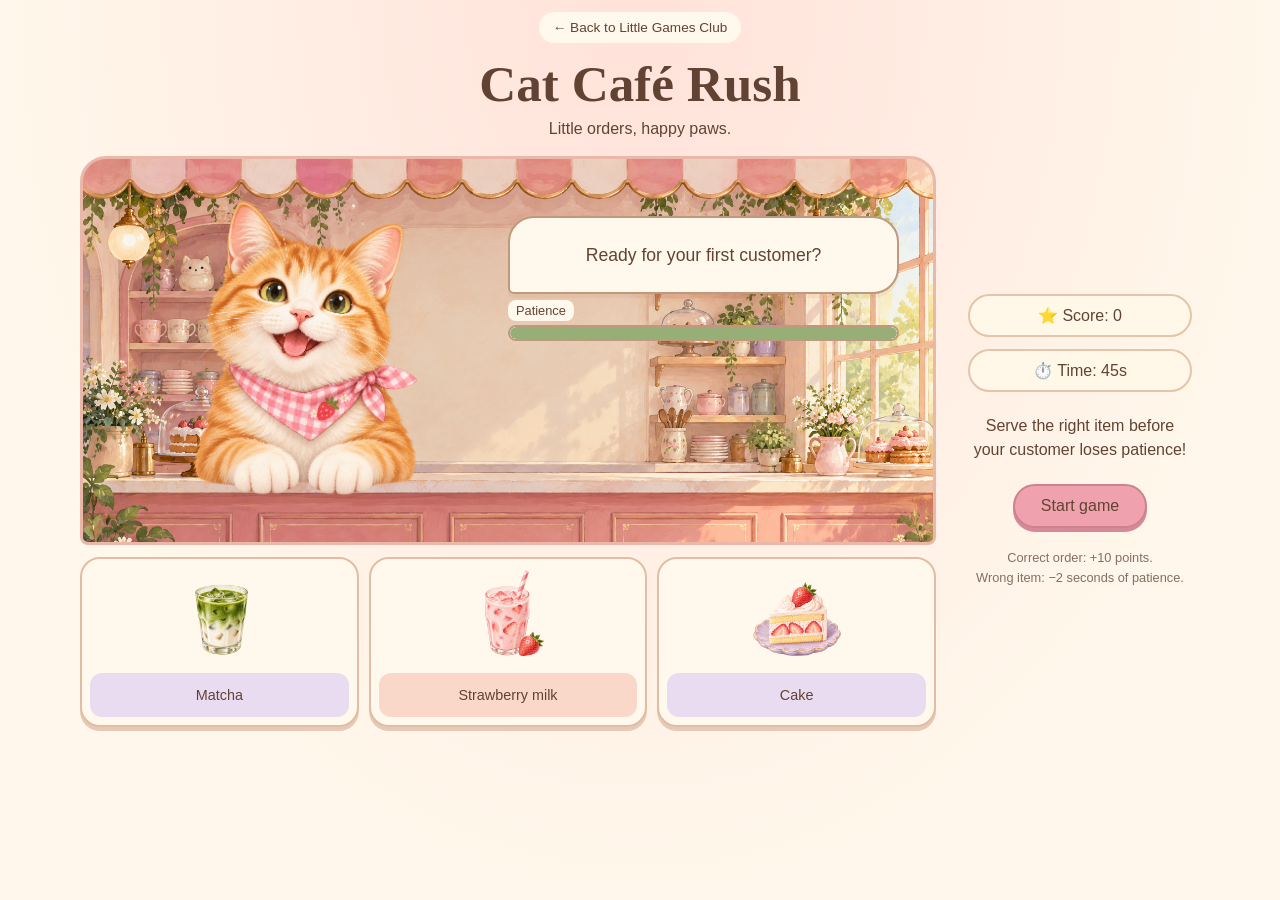
<file: games/cat-cafe-rush/index.html>
<!DOCTYPE html>
<html lang="en">
<head>
  <meta charset="UTF-8">
  <meta name="viewport" content="width=device-width, initial-scale=1.0">

  <title>Cat Café Rush</title>

  <link rel="stylesheet" href="styles.css">
  <script src="script.js" defer></script>
</head>

<body>
  <a class="back-link" href="../../index.html#games">
    ← Back to Little Games Club
  </a>

  <main class="game">
    <header class="game-header">
      <h1>Cat Café Rush</h1>
      <p>Little orders, happy paws.</p>
    </header>

    <div class="game-layout">
      <div class="play-area">
        <section class="cafe" aria-label="Café counter">
          <div id="cafe-popup" role="status" hidden></div>

          <div
            id="customer"
            class="customer"
            aria-hidden="true"
          ></div>

          <div class="order-panel">
            <div class="order-bubble">
              <span
                id="order-picture"
                class="menu-picture"
                aria-hidden="true"
              ></span>

              <p id="order-text">Ready for your first customer?</p>
            </div>

            <label for="patience">Patience</label>
            <progress id="patience" max="100" value="100"></progress>
          </div>
        </section>

        <section class="menu" aria-label="Choose an item to serve">
          <button class="menu-item" data-item="matcha" disabled>
            <span
              class="menu-picture matcha-picture"
              aria-hidden="true"
            ></span>
            <span>Matcha</span>
          </button>

          <button
            class="menu-item"
            data-item="strawberry-milk"
            disabled
          >
            <span
              class="menu-picture strawberry-picture"
              aria-hidden="true"
            ></span>
            <span>Strawberry milk</span>
          </button>

          <button class="menu-item" data-item="cake" disabled>
            <span
              class="menu-picture cake-picture"
              aria-hidden="true"
            ></span>
            <span>Cake</span>
          </button>
        </section>
      </div>

      <aside class="game-sidebar" aria-label="Game status and controls">
        <section class="scoreboard" aria-label="Game statistics">
          <p>⭐ Score: <span id="score">0</span></p>
          <p>⏱️ Time: <span id="time">45</span>s</p>
        </section>

        <p id="game-message" role="status">
          Serve the right item before your customer loses patience!
        </p>

        <div class="game-controls">
          <button id="start-button">Start game</button>
          <button id="restart-button" hidden>Restart round</button>
        </div>

        <p class="game-hint">
          Correct order: +10 points.<br>
          Wrong item: −2 seconds of patience.
        </p>
      </aside>
    </div>
  </main>
</body>
</html>
</file>
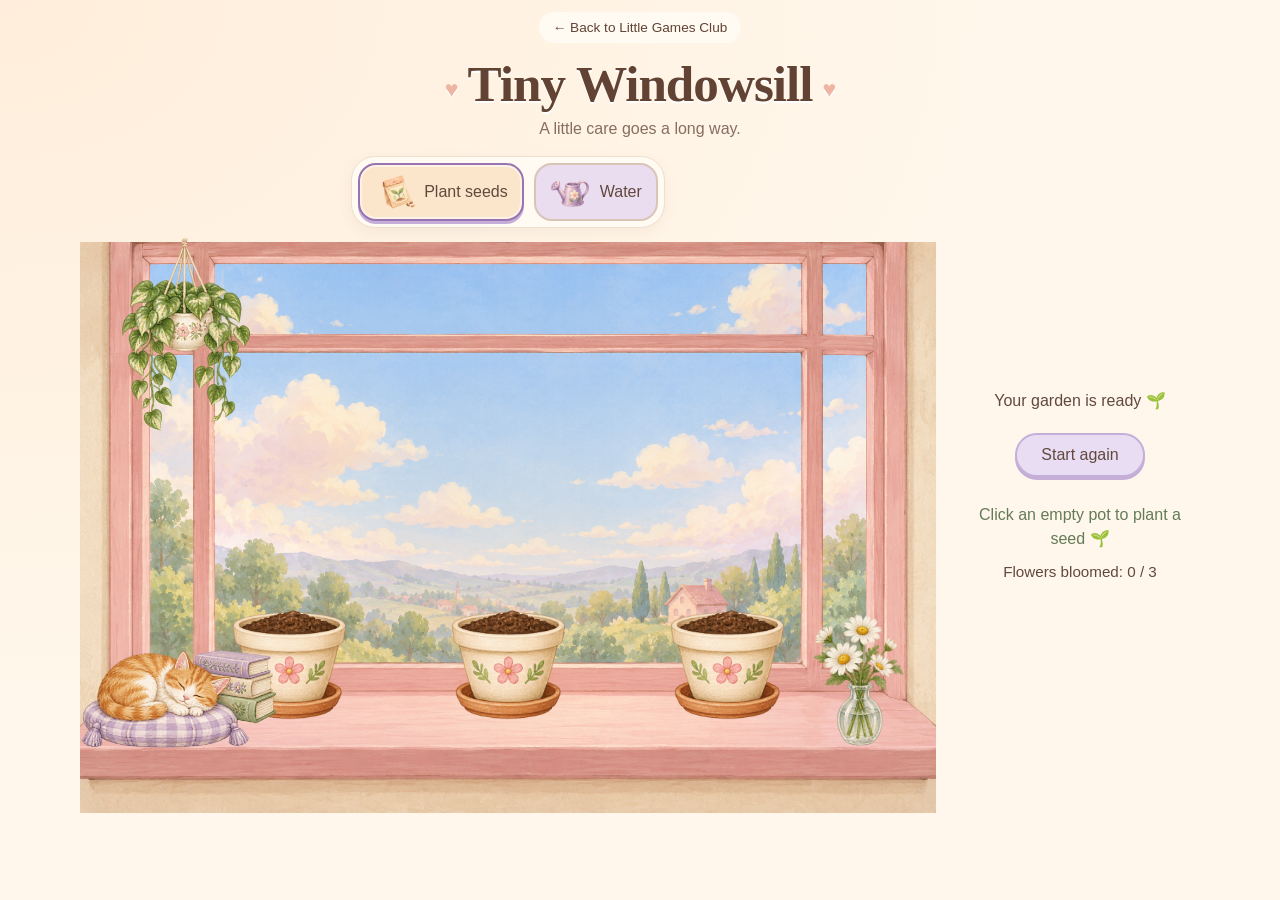
<file: games/tiny-windowsill/index.html>
<!DOCTYPE html>
<html lang="en">
<head>
  <meta charset="UTF-8">
  <meta name="viewport" content="width=device-width, initial-scale=1.0">

  <title>Tiny Windowsill</title>

  <link rel="stylesheet" href="style.css">
  <script src="script.js" defer></script>
</head>

<body>
  <a class="back-link" href="../../index.html#games">
    ← Back to Little Games Club
  </a>

  <main>
    <header class="game-header">
      <h1>Tiny Windowsill</h1>
      <p>A little care goes a long way.</p>
    </header>

    <div class="game-layout">
      <section class="garden-panel" aria-label="Your windowsill">
        <div id="tools" role="group" aria-label="Garden tools">
          <button id="seed-tool" aria-pressed="true">
            <span
              class="tool-picture seed-picture"
              aria-hidden="true"
            ></span>
            <span>Plant seeds</span>
          </button>

          <button id="water-tool" aria-pressed="false">
            <span
              class="tool-picture water-picture"
              aria-hidden="true"
            ></span>
            <span>Water</span>
          </button>
        </div>

        <div id="garden">
          <span
            class="decoration hanging-plant"
            aria-hidden="true"
          ></span>

          <button class="plant-pot">🪴</button>
          <button class="plant-pot">🪴</button>
          <button class="plant-pot">🪴</button>

          <span
            class="decoration sleepy-cat"
            aria-hidden="true"
          ></span>

          <span
            class="decoration daisy-vase"
            aria-hidden="true"
          ></span>
        </div>
      </section>

      <aside class="garden-status" aria-label="Garden progress">
        <p id="water-count">Your garden is ready 🌱</p>

        <button id="reset-button">Start again</button>

        <p id="game-message" role="status">
          Click an empty pot to plant a seed 🌱
        </p>

        <p id="garden-progress">Flowers bloomed: 0 / 3</p>
      </aside>
    </div>
  </main>
</body>
</html>
</file>
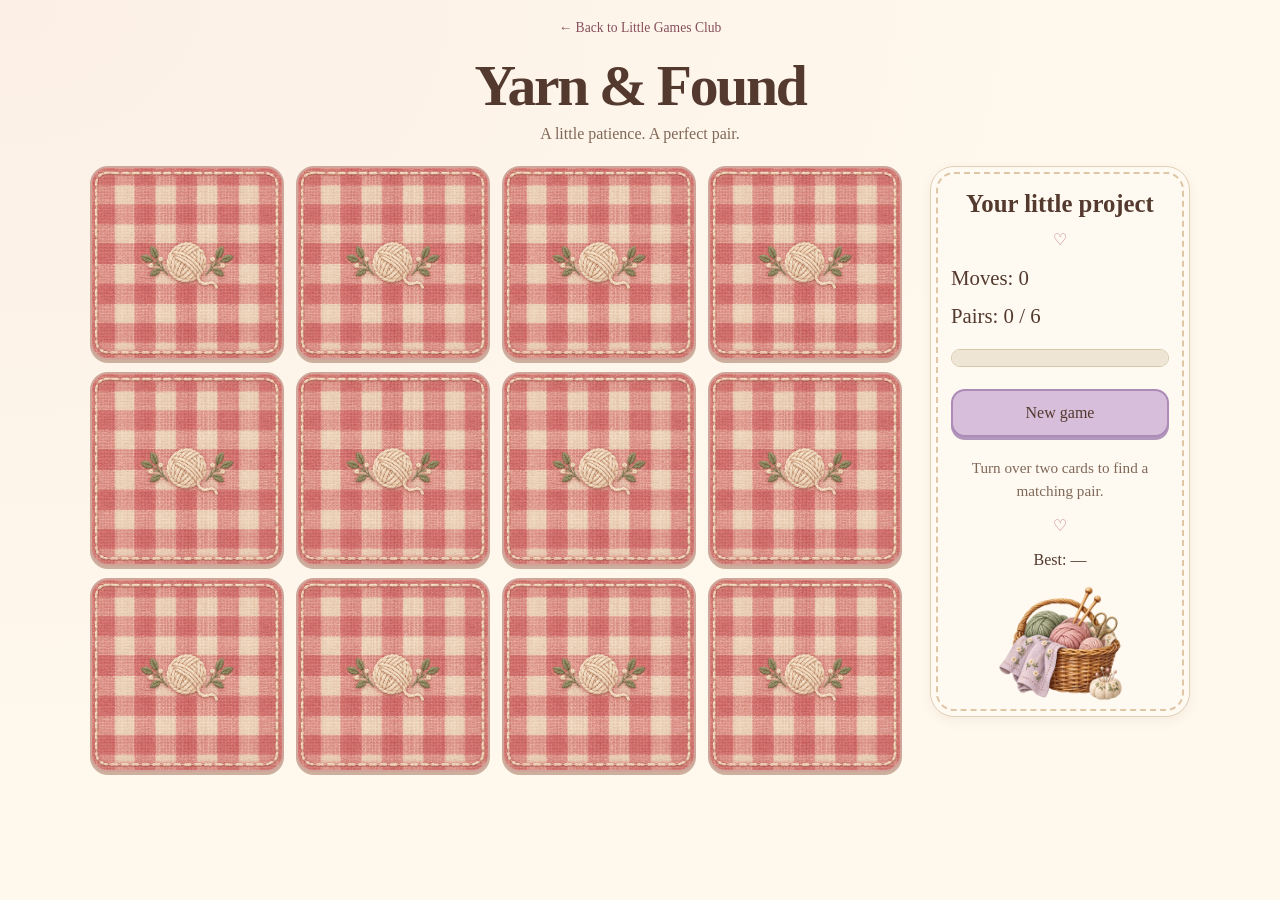
<file: games/yarn-and-found/index.html>
<!DOCTYPE html>
<html lang="en">
<head>
  <meta charset="UTF-8">
  <meta name="viewport" content="width=device-width, initial-scale=1.0">

  <meta
    name="description"
    content="A cosy craft-themed memory game. Find six matching pairs in as few moves as possible."
  >

  <title>Yarn &amp; Found — Little Games Club</title>

  <link rel="stylesheet" href="styles.css">
  <script src="script.js" defer></script>
</head>

<body>
  <a class="back-link" href="../../index.html#games">
    ← Back to Little Games Club
  </a>

  <main class="game">
    <header class="game-header">
      <h1>Yarn &amp; Found</h1>
      <p>A little patience. A perfect pair.</p>
    </header>

    <div class="game-layout">
      <section
        class="board-panel"
        aria-labelledby="board-heading"
      >
        <h2 id="board-heading" class="visually-hidden">
          Memory cards
        </h2>

        <div id="card-grid" class="card-grid"></div>
      </section>

      <aside
        class="game-sidebar"
        aria-labelledby="project-heading"
      >
        <h2 id="project-heading">Your little project</h2>

        <span class="stitched-divider" aria-hidden="true">♡</span>

        <div class="statistics">
          <p>Moves: <span id="moves">0</span></p>
          <p>Pairs: <span id="pairs">0</span> / 6</p>
        </div>

        <label class="visually-hidden" for="pair-progress">
          Matching pairs found
        </label>

        <progress
          id="pair-progress"
          max="6"
          value="0"
        ></progress>

        <button id="new-game-button" type="button">
          New game
        </button>

        <p id="game-message" role="status">
          Turn over two cards to find a matching pair.
        </p>

        <span class="stitched-divider" aria-hidden="true">♡</span>

        <p class="best-score">
          Best: <span id="best-score">—</span>
        </p>

        <img
          class="craft-basket"
          src="images/craft-basket.png"
          alt=""
        >
      </aside>
    </div>
  </main>
</body>
</html>
</file>
<file: games/cat-cafe-rush/styles.css>
* {
  box-sizing: border-box;
}

/* Ensure hidden controls and popups stay hidden. */
[hidden] {
  display: none !important;
}

body {
  margin: 0;
  min-height: 100svh;
  padding: 12px 16px 24px;

  font-family: "Trebuchet MS", sans-serif;
  color: #624333;

  background: radial-gradient(
    ellipse at top,
    #ffe2da,
    #fff7eb 70%
  );
}

button {
  font: inherit;
  color: inherit;
  cursor: pointer;
  touch-action: manipulation;
}

button:disabled {
  cursor: default;
}

button:focus-visible,
.back-link:focus-visible {
  outline: 3px solid #82649c;
  outline-offset: 4px;
}

/* Portfolio navigation */
.back-link {
  display: block;
  width: fit-content;
  margin: 0 auto 12px;
  padding: 8px 14px;

  border-radius: 999px;
  background: #fff8ed;
  color: #624333;

  font-size: 0.85rem;
  text-decoration: none;
}

.back-link:hover {
  text-decoration: underline;
}

/* Heading */
.game {
  width: 100%;
  max-width: 1120px;
  margin: 0 auto;
}

.game-header {
  margin-bottom: 18px;
  text-align: center;
}

h1 {
  margin: 0 0 6px;

  font-family: "Chalkboard SE", "Comic Sans MS", cursive;
  font-size: clamp(2rem, 4vw, 3.2rem);
  line-height: 1.15;
}

.game-header p {
  margin: 0;
}

/* Desktop layout */
.game-layout {
  display: grid;
  grid-template-columns: minmax(0, 1fr) 240px;
  align-items: center;
  gap: 24px;
  margin: 0 auto;
}

.play-area {
  min-width: 0;
}

/* Café scenery */
.cafe {
  position: relative;
  width: 100%;
  aspect-ratio: 11 / 5;
  overflow: hidden;

  border: 3px solid #eab7a9;
  border-radius: 26px 26px 8px 8px;

  background-image: url("images/cafe-background.png");
  background-size: 100% auto;
  background-position: center top;
  background-repeat: no-repeat;
  background-color: #f5d6c6;
}

.customer {
  position: absolute;
  left: 8%;
  bottom: 10%;
  width: 36%;
  height: 80%;

  background-image: url("images/cat-customer.png");
  background-size: contain;
  background-position: center bottom;
  background-repeat: no-repeat;

  opacity: 1;
  transition: opacity 300ms ease, transform 300ms ease;
}

.customer.leaving {
  opacity: 0;
  transform: translateY(12px);
}

/* Customer order and patience */
.order-panel {
  position: absolute;
  top: 15%;
  right: 4%;
  width: 46%;
  text-align: left;
}

.order-bubble {
  display: flex;
  align-items: center;
  justify-content: center;
  gap: 8px;

  min-height: 78px;
  padding: 12px;

  border: 2px solid #bf987d;
  border-radius: 26px 26px 26px 6px;
  background: #fff9ed;
  box-shadow: 0 4px 0 #a46c4914;
}

#order-text {
  margin: 0;
  font-size: clamp(0.85rem, 1.5vw, 1.1rem);
  line-height: 1.4;
}

.order-panel label {
  display: block;
  width: fit-content;
  margin: 6px 0 4px;
  padding: 3px 8px;

  border-radius: 8px;
  background: #fff9ed;
  font-size: 0.8rem;
}

#patience {
  display: block;
  width: 100%;
  height: 16px;
  overflow: hidden;
  appearance: none;

  border: 2px solid #bf987d;
  border-radius: 999px;
  background: #fff5e4;
}

#patience::-webkit-progress-bar {
  background: #fff5e4;
}

#patience::-webkit-progress-value {
  border-radius: 999px;
  background: #98ae77;
}

#patience::-moz-progress-bar {
  border-radius: 999px;
  background: #98ae77;
}

#patience.missed,
#patience.missed::-webkit-progress-bar {
  background: #f2afbd;
}

#patience.missed::-webkit-progress-value {
  background: #df829a;
}

#patience.missed::-moz-progress-bar {
  background: #df829a;
}

/* Café feedback popup */
#cafe-popup {
  position: absolute;
  top: 8px;
  left: 50%;
  z-index: 5;
  transform: translateX(-50%);

  width: max-content;
  max-width: 92%;
  padding: 9px 14px;

  border: 2px solid #d89ca9;
  border-radius: 16px;
  background: #fff5ed;
  color: #754655;
  box-shadow: 0 4px 12px #62433322;

  font-size: 0.85rem;
  font-weight: bold;
  text-align: center;
  pointer-events: none;
}

/* Menu cards */
.menu {
  display: grid;
  grid-template-columns: repeat(3, minmax(0, 1fr));
  gap: 10px;
  margin-top: 12px;
}

.menu-item {
  display: flex;
  flex-direction: column;
  align-items: center;
  justify-content: space-between;
  gap: 6px;

  min-width: 0;
  padding: 8px;

  border: 2px solid #e3bda3;
  border-radius: 20px;
  background: #fff9ed;
  box-shadow: 0 4px 0 #e6c9b6;

  transition: transform 150ms ease;
}

.menu-item:hover:not(:disabled) {
  transform: translateY(-4px);
}

.menu-item > span:last-child {
  display: grid;
  place-items: center;

  width: 100%;
  min-height: 44px;
  padding: 6px 4px;

  border-radius: 12px;
  background: #e9dcf0;
  font-size: 0.9rem;
}

.menu-item:nth-child(2) > span:last-child {
  background: #f9d8ca;
}

/* Food sprite sheet */
.menu-picture {
  display: block;
  width: 100%;
  aspect-ratio: 1;

  background-image: url("images/menu-items.png");
  background-size: 300% 100%;
  background-repeat: no-repeat;
}

.menu-item > .menu-picture {
  max-width: 100px;
}

.matcha-picture,
.menu-picture[data-item="matcha"] {
  background-position: 0% 0%;
}

.strawberry-picture,
.menu-picture[data-item="strawberry-milk"] {
  background-position: 50% 0%;
}

.cake-picture,
.menu-picture[data-item="cake"] {
  background-position: 100% 0%;
}

#order-picture {
  flex-shrink: 0;
  width: 52px;
}

#order-picture:not([data-item]) {
  display: none;
}

/* Right-hand sidebar */
.game-sidebar {
  min-width: 0;
  padding: 16px 8px;
  text-align: center;
}

.scoreboard {
  display: grid;
  gap: 12px;
}

.scoreboard p {
  margin: 0;
  padding: 10px 14px;

  border: 2px solid #e5c4aa;
  border-radius: 999px;
  background: #fff8e9;
}

#game-message {
  margin: 22px 0;
  line-height: 1.5;
  overflow-wrap: anywhere;
}

.game-controls button {
  min-height: 44px;
  padding: 11px 26px;
  border-radius: 999px;
}

#start-button {
  border: 2px solid #ce8290;
  background: #efa2ad;
  box-shadow: 0 4px 0 #d68a98;
}

#start-button:hover {
  background: #f6b4bd;
}

#restart-button {
  border: 2px solid #c5afd8;
  background: #e9ddf3;
  box-shadow: 0 3px 0 #c5afd8;
}

#restart-button:hover {
  background: #dcc9ec;
}

.game-hint {
  margin: 20px 0 0;
  color: #876d62;
  font-size: 0.8rem;
  line-height: 1.6;
}

/* Keep the play area compact on shorter laptops. */
@media (min-width: 800px) {
  .game-layout {
    width: min(
      100%,
      max(600px, calc((100svh - 360px) * 2.2 + 264px))
    );
  }
}

/* Mobile layout */
@media (max-width: 799px) {
  body {
    padding: 10px 12px 20px;
  }

  .game {
    max-width: 650px;
  }

  .game-header {
    margin-bottom: 14px;
  }

  h1 {
    font-size: clamp(1.8rem, 6vw, 2.5rem);
  }

  .game-header p {
    font-size: 0.9rem;
  }

  .game-layout {
    width: 100%;
    grid-template-columns: 1fr;
    gap: 16px;
  }

  .game-sidebar {
    padding: 0 4px;
  }

  .scoreboard {
    grid-template-columns: repeat(2, minmax(0, 1fr));
    gap: 10px;
  }

  .scoreboard p {
    padding: 8px 10px;
    font-size: 0.9rem;
  }

  #game-message {
    margin: 14px 0;
    font-size: 0.9rem;
  }

  .game-hint {
    margin-top: 14px;
  }
}

/* Smaller phones */
@media (max-width: 480px) {
  .cafe {
    aspect-ratio: 2 / 1;
    border-radius: 20px 20px 6px 6px;
  }

  .order-panel {
    top: 10%;
    width: 48%;
  }

  .order-bubble {
    gap: 4px;
    min-height: 60px;
    padding: 7px;
    border-radius: 18px 18px 18px 4px;
  }

  #order-text {
    font-size: 0.8rem;
  }

  #order-picture {
    width: 32px;
  }

  .order-panel label {
    margin: 4px 0 3px;
    padding: 2px 6px;
    font-size: 0.7rem;
  }

  #patience {
    height: 13px;
  }

  .menu {
    gap: 7px;
    margin-top: 10px;
  }

  .menu-item {
    padding: 5px;
    border-radius: 15px;
  }

  .menu-item > .menu-picture {
    max-width: 74px;
  }

  .menu-item > span:last-child {
    font-size: 0.75rem;
  }

  #cafe-popup {
    padding: 6px 9px;
    font-size: 0.72rem;
  }
}

@media (prefers-reduced-motion: reduce) {
  .customer,
  .menu-item {
    transition: none;
  }

  .customer.leaving {
    transform: none;
  }
}
</file>
<file: games/tiny-windowsill/style.css>
* {
  box-sizing: border-box;
}

body {
  margin: 0;
  min-height: 100svh;
  padding: 12px 16px 24px;

  font-family: "Trebuchet MS", sans-serif;
  color: #62483e;

  background:
    radial-gradient(
      ellipse at top left,
      #ffe5cc88,
      transparent 55%
    ),
    #fff7eb;
}

button {
  font: inherit;
  color: inherit;
  cursor: pointer;
  touch-action: manipulation;
}

button:focus-visible,
.back-link:focus-visible {
  outline: 3px solid #82649c;
  outline-offset: 4px;
}

button:disabled {
  cursor: default;
}

/* Portfolio navigation */
.back-link {
  display: block;
  width: fit-content;
  margin: 0 auto 12px;
  padding: 8px 14px;

  border-radius: 999px;
  background: #fffaf2;
  color: #624333;

  font-size: 0.85rem;
  text-decoration: none;
}

.back-link:hover {
  text-decoration: underline;
}

/* Heading */
main {
  width: 100%;
  max-width: 1120px;
  margin: 0 auto;
}

.game-header {
  margin-bottom: 18px;
  text-align: center;
}

h1 {
  margin: 0 0 6px;

  font-family: "Chalkboard SE", "Comic Sans MS", cursive;
  font-size: clamp(2rem, 4vw, 3.2rem);
  line-height: 1.15;
  letter-spacing: -1px;

  color: #624333;
  text-shadow: 0 2px 0 white;
}

h1::before,
h1::after {
  content: "♥";
  display: inline-block;
  margin: 0 10px;

  color: #efb5a3;
  font-size: 0.45em;
  vertical-align: middle;
}

.game-header p {
  margin: 0;
  color: #876d62;
}

/* Desktop: garden on the left, status on the right */
.game-layout {
  display: grid;
  grid-template-columns: minmax(0, 1fr) 240px;
  align-items: center;
  gap: 24px;
  margin: 0 auto;
}

.garden-panel {
  min-width: 0;
}

/* Illustrated tool buttons */
#tools {
  display: flex;
  justify-content: center;
  gap: 10px;

  width: fit-content;
  max-width: 100%;
  margin: 0 auto 14px;
  padding: 6px;

  border: 1px solid #efdfce;
  border-radius: 24px;
  background: #fffaf2;
  box-shadow: 0 5px 14px #89644812;
}

#tools button {
  display: flex;
  align-items: center;
  justify-content: center;
  gap: 8px;

  min-height: 48px;
  padding: 6px 14px;

  border: 2px solid #d9c5b8;
  border-radius: 18px;
}

#seed-tool {
  background-color: #fbe5cb;
}

#water-tool {
  background-color: #eaddf0;
}

#tools button[aria-pressed="true"] {
  border-color: #9875b2;
  box-shadow:
    0 3px 0 #c5afd8,
    inset 0 0 0 2px #ffffff88;
}

.tool-picture {
  display: block;
  flex-shrink: 0;
  width: 42px;
  height: 42px;

  background-image: url("garden-tools.png");
  background-size: 200% 100%;
  background-repeat: no-repeat;
}

.seed-picture {
  background-position: 0% 0%;
}

.water-picture {
  background-position: 100% 0%;
}

/* Window scenery */
#garden {
  position: relative;
  isolation: isolate;

  display: flex;
  justify-content: space-evenly;
  align-items: flex-end;

  width: 100%;
  aspect-ratio: 3 / 2;
  padding: 0 10% 8%;

  background-image: url("window-background.png");
  background-size: 100% 100%;
  background-repeat: no-repeat;
}

/* Four-stage plant artwork */
.plant-pot {
  position: relative;

  display: grid;
  justify-items: center;
  align-items: end;

  width: 28%;
  height: auto;
  aspect-ratio: 3 / 4;
  padding: 0;

  border: 0;
  border-radius: 16px;
  font-size: 0;

  background-color: transparent;
  background-image: url("plant-stages.png");
  background-size: 400% 100%;
  background-position: 0% 0%;
  background-repeat: no-repeat;

  transition: transform 150ms ease;
}

.plant-pot:hover:not(:disabled) {
  transform: translateY(-4px);
}

/* Watering animation */
.plant-pot.watering::after {
  content: "💧";
  position: absolute;
  top: 0;
  left: 50%;

  font-size: 28px;
  pointer-events: none;

  animation: falling-water 500ms ease-out forwards;
}

@keyframes falling-water {
  from {
    opacity: 1;
    transform: translate(-50%, -20px);
  }

  to {
    opacity: 0;
    transform: translate(-50%, 40px);
  }
}

/* Decorative artwork */
.decoration {
  position: absolute;
  display: block;
  aspect-ratio: 1;
  z-index: 2;

  background-image: url("garden-decorations.png");
  background-size: 300% 100%;
  background-repeat: no-repeat;

  pointer-events: none;
}

.hanging-plant {
  width: 23%;
  left: 0;
  top: -1%;
  background-position: 0% 0%;
}

.sleepy-cat {
  width: 23%;
  left: 0;
  bottom: 7%;
  background-position: 50% 0%;
}

.daisy-vase {
  width: 18%;
  right: 0;
  bottom: 10%;
  background-position: 100% 0%;
}

/* Right-hand status panel */
.garden-status {
  padding: 24px 12px;
  text-align: center;
  overflow-wrap: anywhere;
}

#water-count {
  margin: 0 0 20px;
  line-height: 1.5;
}

#reset-button {
  min-height: 44px;
  padding: 11px 24px;

  border: 2px solid #c5afd8;
  border-radius: 999px;
  background: #e9ddf3;
  box-shadow: 0 3px 0 #c5afd8;

  transition: background-color 150ms ease;
}

#reset-button:hover {
  background: #dcc9ec;
}

#game-message {
  margin: 26px 0 12px;
  color: #647b58;
  line-height: 1.5;
}

#garden-progress {
  margin: 0;
  font-size: 0.95rem;
}

/* On shorter desktops, scale the garden to the available height. */
@media (min-width: 800px) {
  .game-layout {
    width: min(
      100%,
      max(600px, calc((100svh - 240px) * 1.5 + 264px))
    );
  }
}

/* Mobile: stack the status underneath the garden. */
@media (max-width: 799px) {
  body {
    padding: 10px 12px 20px;
  }

  main {
    max-width: 650px;
  }

  .game-header {
    margin-bottom: 14px;
  }

  h1 {
    font-size: clamp(1.7rem, 6vw, 2.5rem);
  }

  h1::before,
  h1::after {
    margin: 0 5px;
  }

  .game-header p {
    font-size: 0.9rem;
  }

  .game-layout {
    grid-template-columns: 1fr;
    gap: 12px;
    width: 100%;
  }

  #tools {
    margin-bottom: 12px;
    padding: 5px;
    gap: 8px;
  }

  #tools button {
    gap: 6px;
    padding: 5px 10px;
    font-size: 0.9rem;
  }

  .tool-picture {
    width: 36px;
    height: 36px;
  }

  .garden-status {
    padding: 0 8px;
  }

  #water-count {
    margin-bottom: 12px;
    font-size: 0.9rem;
  }

  #game-message {
    margin: 16px 0 8px;
    font-size: 0.9rem;
  }

  #garden-progress {
    font-size: 0.9rem;
  }
}

@media (prefers-reduced-motion: reduce) {
  .plant-pot,
  #reset-button {
    transition: none;
  }

  .plant-pot.watering::after {
    animation: none;
    transform: translateX(-50%);
  }
}
</file>
<file: games/yarn-and-found/styles.css>
:root {
  --cream: #fff8ed;
  --ink: #54392e;
  --muted: #806858;
  --rose: #bb7580;
  --lilac: #d7bfdc;
  --sage: #94a47b;
}

* {
  box-sizing: border-box;
}

body {
  margin: 0;
  min-height: 100svh;
  padding: 12px 16px 24px;

  color: var(--ink);
  background:
    radial-gradient(ellipse at top left, #f6e2db66, transparent 60%),
    var(--cream);

  font-family: Georgia, "Times New Roman", serif;
  line-height: 1.5;
}

button,
a {
  -webkit-tap-highlight-color: transparent;
}

button {
  font: inherit;
  color: inherit;
  cursor: pointer;
  touch-action: manipulation;
}

button:focus-visible,
a:focus-visible {
  outline: 3px solid #82649c;
  outline-offset: 4px;
}

.visually-hidden {
  position: absolute;
  width: 1px;
  height: 1px;
  padding: 0;
  margin: -1px;
  overflow: hidden;
  clip-path: inset(50%);
  white-space: nowrap;
  border: 0;
}

/* Navigation and heading */
.back-link {
  display: block;
  width: fit-content;
  margin: 0 auto 10px;
  padding: 6px 12px;

  border-radius: 999px;
  color: #86505c;
  text-decoration: none;
  font-size: 0.85rem;
}

.back-link:hover {
  text-decoration: underline;
}

.game {
  width: 100%;
  max-width: 1100px;
  margin: 0 auto;
}

.game-header {
  margin-bottom: 20px;
  text-align: center;
}

h1 {
  margin: 0 0 4px;
  font-size: clamp(2.2rem, 4.5vw, 3.6rem);
  line-height: 1.1;
  letter-spacing: -0.04em;
}

.game-header p {
  margin: 0;
  color: var(--muted);
}

/* Board left, project panel right */
.game-layout {
  display: grid;
  grid-template-columns: minmax(0, 1fr) 260px;
  align-items: start;
  gap: 28px;
  margin: 0 auto;
}

.board-panel {
  min-width: 0;
}

.card-grid {
  display: grid;
  grid-template-columns: repeat(4, minmax(0, 1fr));
  gap: 12px;
}

/* JavaScript will create these card buttons. */
.memory-card {
  position: relative;
  display: grid;
  place-items: center;

  width: 100%;
  min-width: 0;
  aspect-ratio: 1;
  padding: 8px;
  overflow: hidden;

  border: 2px solid #cfa59b;
  border-radius: 18px;

  background-color: #dca4a5;
  background-image: url("images/card-back.png");
  background-size: cover;
  background-position: center;

  box-shadow: 0 3px 0 #ccb09d;
  transition: transform 150ms ease, border-color 150ms ease;
}

.memory-card:hover:not(:disabled) {
  transform: translateY(-3px);
}

/* The illustration stays hidden until the card is revealed. */
.memory-card::before {
  content: "";
  display: block;
  width: 100%;
  aspect-ratio: 1;
  visibility: hidden;

  background-image: url("images/craft-items.png");
  background-size: 300% 200%;
  background-repeat: no-repeat;
}

.memory-card.is-flipped,
.memory-card.is-matched {
  background-image: none;
  background-color: var(--cream);
  border-color: #d8c0a3;
}

.memory-card.is-flipped::before,
.memory-card.is-matched::before {
  visibility: visible;
}

.memory-card.is-matched {
  border-color: var(--sage);
  box-shadow: 0 3px 0 #bac5a6;
  cursor: default;
}

/* Six positions in our three-column, two-row sprite sheet */
.memory-card[data-item="yarn"]::before {
  background-position: 0% 0%;
}

.memory-card[data-item="hook"]::before {
  background-position: 50% 0%;
}

.memory-card[data-item="mitten"]::before {
  background-position: 100% 0%;
}

.memory-card[data-item="thread"]::before {
  background-position: 0% 100%;
}

.memory-card[data-item="scissors"]::before {
  background-position: 50% 100%;
}

.memory-card[data-item="hoop"]::before {
  background-position: 100% 100%;
}

/* Stitched project panel */
.game-sidebar {
  min-width: 0;
  padding: 22px 20px 12px;

  border: 1px solid #e2cfb7;
  outline: 2px dashed #dec6a7;
  outline-offset: -8px;
  border-radius: 24px;

  background: #fffaf1;
  box-shadow: 0 4px 12px #70513c12;
  text-align: center;
}

.game-sidebar h2 {
  margin: 0;
  font-size: 1.55rem;
  line-height: 1.2;
}

.stitched-divider {
  display: block;
  margin: 10px 0;
  color: var(--rose);
}

.statistics {
  text-align: left;
}

.statistics p {
  margin: 6px 0;
  font-size: 1.3rem;
}

#pair-progress {
  display: block;
  width: 100%;
  height: 18px;
  margin: 18px 0 22px;
  overflow: hidden;
  appearance: none;

  border: 1px solid #d6c6aa;
  border-radius: 999px;
  background: #eee5d4;
}

#pair-progress::-webkit-progress-bar {
  background: #eee5d4;
}

#pair-progress::-webkit-progress-value {
  border-radius: 999px;
  background: var(--sage);
}

#pair-progress::-moz-progress-bar {
  border-radius: 999px;
  background: var(--sage);
}

#new-game-button {
  width: 100%;
  min-height: 44px;
  padding: 10px 16px;

  border: 2px solid #ac8bb7;
  border-radius: 14px;
  background: var(--lilac);
  box-shadow: 0 3px 0 #b197bb;
}

#new-game-button:hover {
  background: #e3cfe6;
}

#game-message {
  margin: 20px 0 12px;
  color: var(--muted);
  font-size: 0.95rem;
  overflow-wrap: anywhere;
}

.best-score {
  margin: 8px 0;
}

.craft-basket {
  display: block;
  width: 160px;
  max-width: 100%;
  height: auto;
  margin: 12px auto 0;
}

/* Scale the board for smaller laptop heights. */
@media (min-width: 800px) {
  .game-layout {
    width: min(
      100%,
      max(640px, calc((100svh - 190px) * 1.3333 + 288px))
    );
  }
}

@media (min-width: 800px) and (max-height: 750px) {
  .game-sidebar {
    padding: 18px 18px 10px;
  }

  .craft-basket {
    width: 90px;
  }

  #game-message {
    margin-top: 14px;
  }

  #pair-progress {
    margin: 12px 0 16px;
  }
}

/* Mobile */
@media (max-width: 799px) {
  body {
    padding: 10px 12px 20px;
  }

  .game {
    max-width: 600px;
  }

  .game-layout {
    grid-template-columns: 1fr;
    gap: 20px;
  }

  .game-header {
    margin-bottom: 16px;
  }

  .card-grid {
    gap: 8px;
  }

  .memory-card {
    padding: 5px;
    border-radius: 12px;
  }

  .game-sidebar {
    padding: 20px;
  }

  .statistics {
    display: flex;
    justify-content: center;
    flex-wrap: wrap;
    gap: 12px 28px;
  }

  .statistics p {
    font-size: 1.15rem;
  }

  #pair-progress,
  #new-game-button {
    max-width: 320px;
    margin-left: auto;
    margin-right: auto;
  }

  .craft-basket {
    width: 110px;
  }
}

@media (prefers-reduced-motion: reduce) {
  .memory-card {
    transition: none;
  }

  .memory-card:hover:not(:disabled) {
    transform: none;
  }
}

@media (max-width: 799px) {
  body {
    padding: 6px 10px 14px;
  }

  .back-link {
    margin-bottom: 6px;
    padding: 4px 8px;
    font-size: 0.75rem;
  }

  .game-header {
    margin-bottom: 12px;
  }

  h1 {
    font-size: 2rem;
  }

  .game-header p {
    font-size: 0.85rem;
  }

  .game-layout {
    gap: 12px;
  }

  .card-grid {
    width: 100%;
    max-width: 340px;
    margin: 0 auto;
    gap: 7px;
  }

  .game-sidebar {
    display: grid;
    grid-template-columns: minmax(0, 1fr) auto;
    align-items: center;
    gap: 8px 12px;
    padding: 16px;
  }

  .game-sidebar h2 {
    grid-column: 1 / -1;
    margin: 0;
    font-size: 1.15rem;
  }

  .statistics {
    justify-content: flex-start;
    gap: 12px;
  }

  .statistics p {
    margin: 0;
    font-size: 0.95rem;
  }

  #new-game-button {
    grid-column: 2;
    grid-row: 2;
    width: auto;
    min-height: 44px;
    margin: 0;
    padding: 8px 12px;
    font-size: 0.85rem;
  }

  #pair-progress {
    grid-column: 1 / -1;
    width: 100%;
    max-width: none;
    height: 12px;
    margin: 0;
  }

  #game-message {
    grid-column: 1 / -1;
    margin: 2px 0;
    font-size: 0.85rem;
  }

  .best-score {
    grid-column: 1 / -1;
    margin: 0;
    font-size: 0.85rem;
  }

  .stitched-divider,
  .craft-basket {
    display: none;
  }
}
</file>
